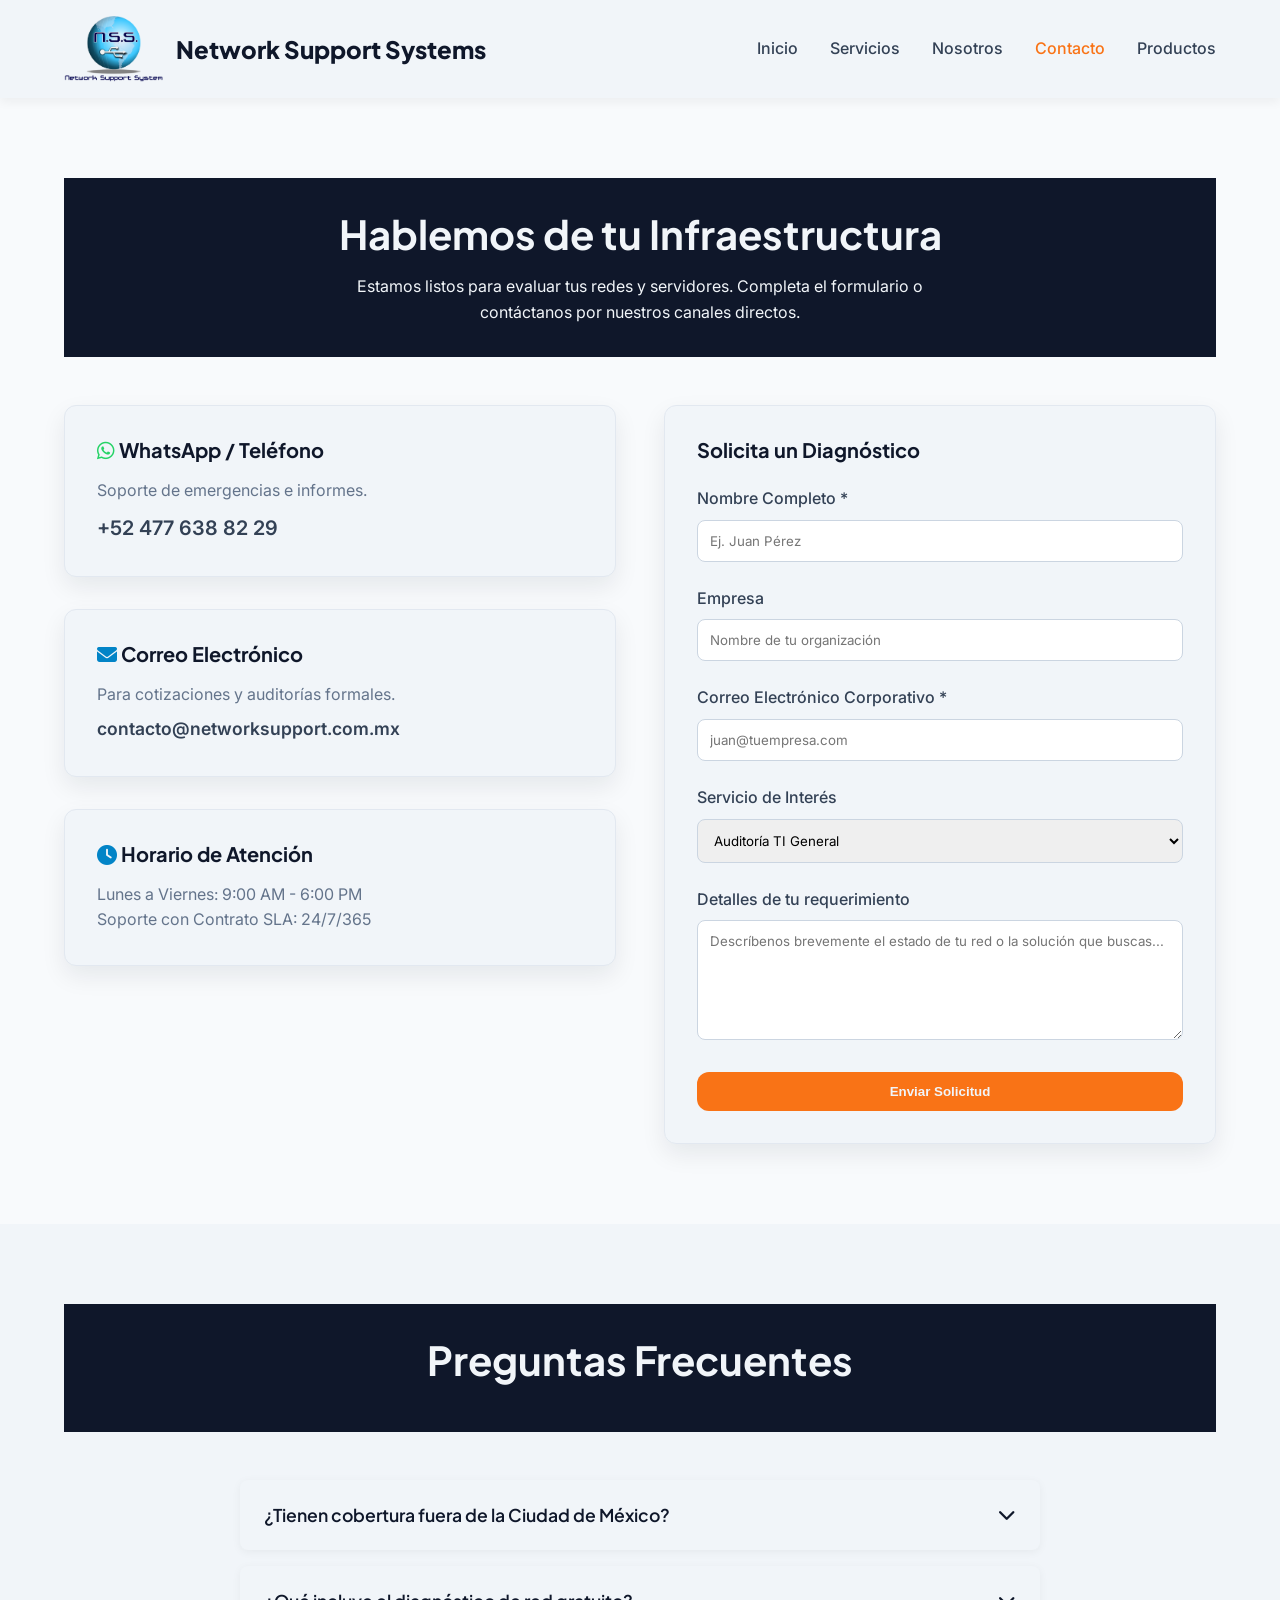
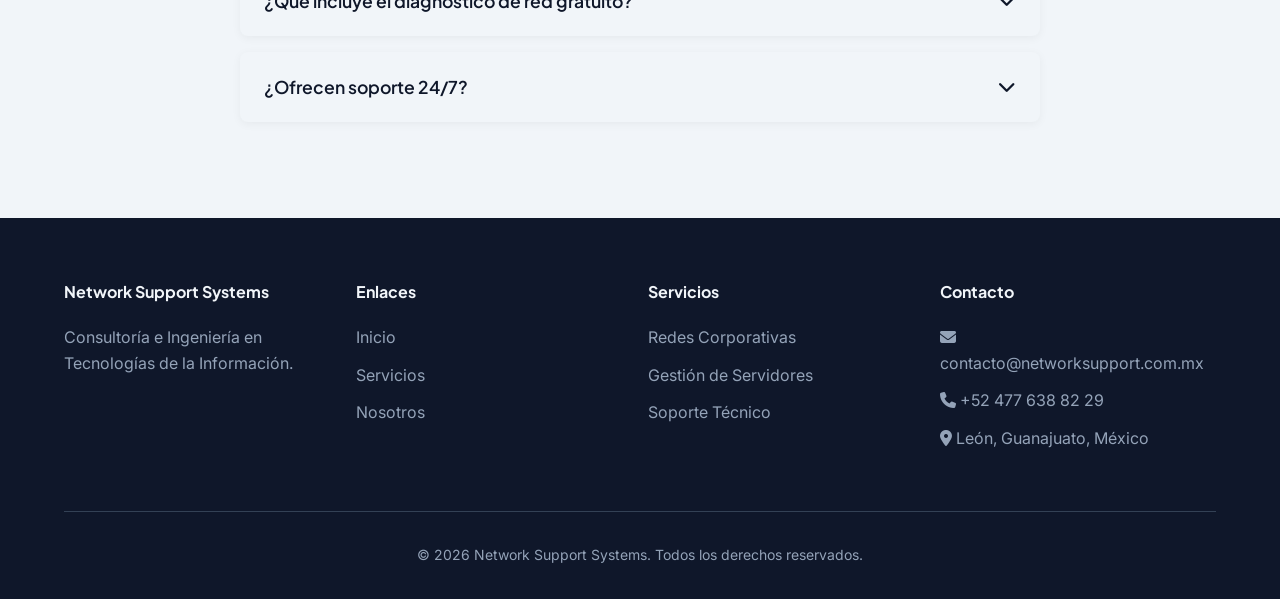
<file: contacto.html>
<!-- contacto.html -->
<!DOCTYPE html>
<html lang="es">
<head>
    <meta charset="UTF-8">
    <meta name="viewport" content="width=device-width, initial-scale=1.0">
    <title>Contacto | Network Support Systems</title>
    <link href="https://fonts.googleapis.com/css2?family=Inter:wght@400;500;600&family=Plus+Jakarta+Sans:wght@700;800&display=swap" rel="stylesheet">
    <link rel="stylesheet" href="https://cdnjs.cloudflare.com/ajax/libs/font-awesome/6.4.0/css/all.min.css">
    <link rel="stylesheet" href="styles.css">
</head>
<body>

    <!-- Header -->
    <header>
        <div class="container nav-container"><a href="index.html" class="logo" style="display: flex; align-items: center; gap: 0.75rem;">
                <img src="logo1.png" alt="Logo de Network Support Systems" style="width: 100px;">
                <span style="color:var(--primary-color)">Network Support Systems</span>
            </a>
            <div class="menu-toggle" id="menu-toggle"><i class="fas fa-bars"></i></div>
            <nav>
                <ul class="nav-links" id="nav-links">
                    <li><a href="index.html">Inicio</a></li>
                    <li><a href="servicios.html">Servicios</a></li>
                    <li><a href="nosotros.html">Nosotros</a></li>
                    <li><a href="contacto.html">Contacto</a></li>
                    <li><a href="productos.html">Productos</a></li>
                </ul>
            </nav>
        </div>
    </header>

    <!-- Contact Layout -->
    <section class="section container">
        <div class="section-title">
            <h2 style="color: var(--white);">Hablemos de tu Infraestructura</h2>
            <p>Estamos listos para evaluar tus redes y servidores. Completa el formulario o contáctanos por nuestros canales directos.</p>
        </div>
        
        <div class="grid-2">
            <!-- Info de Contacto -->
            <div>
                <div class="card" style="margin-bottom: 2rem;">
                    <h3><i class="fab fa-whatsapp" style="color:#25D366;"></i> WhatsApp / Teléfono</h3>
                    <p style="margin-top: 0.5rem; color: var(--text-muted);">Soporte de emergencias e informes.</p>
                    <p style="font-size: 1.25rem; font-weight: 600; margin-top: 0.5rem;">+52 477 638 82 29</p>
                </div>
                <div class="card" style="margin-bottom: 2rem;">
                    <h3><i class="fas fa-envelope" style="color:var(--secondary-color);"></i> Correo Electrónico</h3>
                    <p style="margin-top: 0.5rem; color: var(--text-muted);">Para cotizaciones y auditorías formales.</p>
                    <p style="font-size: 1.1rem; font-weight: 600; margin-top: 0.5rem;">contacto@networksupport.com.mx</p>
                </div>
                <div class="card">
                    <h3><i class="fas fa-clock" style="color:var(--secondary-color);"></i> Horario de Atención</h3>
                    <p style="margin-top: 0.5rem; color: var(--text-muted);">Lunes a Viernes: 9:00 AM - 6:00 PM<br>Soporte con Contrato SLA: 24/7/365</p>
                </div>
            </div>

            <!-- Formulario -->
            <div class="card">
                <h3 style="margin-bottom: 1.5rem;">Solicita un Diagnóstico</h3>
                <form id="contact-form" action="https://formspree.io/f/xkjojvny" method="POST">
                    <div class="form-group">
                        <label for="nombre">Nombre Completo *</label>
                        <input type="text" id="nombre" name="nombre" class="form-control" required placeholder="Ej. Juan Pérez">
                    </div>
                    <div class="form-group">
                        <label for="empresa">Empresa</label>
                        <input type="text" id="empresa" name="empresa" class="form-control" placeholder="Nombre de tu organización">
                    </div>
                    <div class="form-group">
                        <label for="correo">Correo Electrónico Corporativo *</label>
                        <input type="email" id="correo" name="_replyto" class="form-control" required placeholder="juan@tuempresa.com">
                    </div>
                    <div class="form-group">
                        <label for="servicio">Servicio de Interés</label>
                        <select id="servicio" name="servicio" class="form-control">
                            <option value="Auditoria TI General">Auditoría TI General</option>
                            <option value="Cableado y Redes">Cableado y Redes</option>
                            <option value="Servidores y Nube">Servidores y Nube</option>
                            <option value="Ciberseguridad (Firewalls)">Ciberseguridad (Firewalls)</option>
                            <option value="Mesa de Ayuda / Soporte">Mesa de Ayuda / Soporte</option>
                            <option value="Administración de Bases de Datos (DBA)">Administración de Bases de Datos (DBA)</option>
                            <option value="Análisis y Corrección de Performance (Tuning de Sistemas)">Análisis y Corrección de Performance (Tuning de Sistemas)</option>
                            <option value="Respaldo y Recuperación de Datos (Disaster Recovery)">Respaldo y Recuperación de Datos (Disaster Recovery)</option>
                            <option value="Analítica de Datos, IA y Business Intelligence">Analítica de Datos, IA y Business Intelligence</option>
                        </select>
                    </div>
                    <div class="form-group">
                        <label for="mensaje">Detalles de tu requerimiento</label>
                        <textarea id="mensaje" name="mensaje" class="form-control" placeholder="Descríbenos brevemente el estado de tu red o la solución que buscas..."></textarea>
                    </div>
                    <p id="contact-status" role="status" aria-live="polite"></p>
                    <button type="submit" class="btn btn-primary" style="width: 100%;">Enviar Solicitud</button>
                </form>
            </div>
        </div>
    </section>

    <!-- FAQ -->
    <section class="section" style="background-color: var(--white);">
        <div class="container">
            <div class="section-title">
                <h2 style="color:var(--white)">Preguntas Frecuentes</h2>
            </div>
            <div class="faq-container">
                <div class="faq-item">
                    <button class="faq-question">¿Tienen cobertura fuera de la Ciudad de México? <i class="fas fa-chevron-down"></i></button>
                    <div class="faq-answer">
                        <p>Sí, ofrecemos consultoría y monitoreo remoto a nivel nacional. Para instalaciones físicas y cableado estructurado, operamos principalmente en la zona centro del país, pero podemos evaluar proyectos foráneos según su volumen.</p>
                    </div>
                </div>
                <div class="faq-item">
                    <button class="faq-question">¿Qué incluye el diagnóstico de red gratuito? <i class="fas fa-chevron-down"></i></button>
                    <div class="faq-answer">
                        <p>Incluye una entrevista con uno de nuestros ingenieros, un escaneo preliminar de vulnerabilidades perimetrales (si se autoriza) y la entrega de un reporte de hallazgos básicos junto con nuestras recomendaciones de arquitectura.</p>
                    </div>
                </div>
                <div class="faq-item">
                    <button class="faq-question">¿Ofrecen soporte 24/7? <i class="fas fa-chevron-down"></i></button>
                    <div class="faq-answer">
                        <p>Sí, nuestros contratos de Mantenimiento y Soporte (SLA) incluyen opciones de cobertura 24/7/365 para infraestructura crítica y servidores que no pueden tener tiempos de inactividad.</p>
                    </div>
                </div>
            </div>
        </div>
    </section>

    <!-- Footer -->
    <footer>
        <div class="container">
            <div class="footer-grid">
                <div class="footer-col">
                    <h4>Network Support Systems</h4>
                    <p>Consultoría e Ingeniería en Tecnologías de la Información.</p>
                </div>
                <div class="footer-col">
                    <h4>Enlaces</h4>
                    <ul>
                        <li><a href="index.html">Inicio</a></li>
                        <li><a href="servicios.html">Servicios</a></li>
                        <li><a href="nosotros.html">Nosotros</a></li>
                    </ul>
                </div>
                <div class="footer-col">
                    <h4>Servicios</h4>
                    <ul>
                        <li><a href="servicios.html#redes">Redes Corporativas</a></li>
                        <li><a href="servicios.html#servidores">Gestión de Servidores</a></li>
                        <li><a href="servicios.html#helpdesk">Soporte Técnico</a></li>
                    </ul>
                </div>
                <div class="footer-col">
                    <h4>Contacto</h4>
                    <ul>
                        <li><i class="fas fa-envelope"></i> contacto@networksupport.com.mx</li>
                        <li><i class="fas fa-phone"></i> +52 477 638 82 29</li>
                        <li><i class="fas fa-map-marker-alt"></i> León, Guanajuato, México</li>
                    </ul>
                </div>
            </div>
            <div class="footer-bottom">
                <p>&copy; 2026 Network Support Systems. Todos los derechos reservados.</p>
            </div>
        </div>
    </footer>

    <script src="script.js"></script>
</body>
</html>
</file>
<file: styles.css>
/* styles.css */
:root {
  /* Paleta de Colores */
  --primary-color: #0F172A;    /* Tech Navy */
  --secondary-color: #0284C7;  /* Primary Tech Blue */
  --accent-color: #F97316;     /* Accent CTA Orange */
  --accent-hover: #EA580C;
  --bg-light: #F8FAFC;         /* Gris Neutro Claro */
  --text-main: #334155;
  --text-muted: #64748B;
  --white: #F1F5F9;
  
  /* Tipografía */
  --font-heading: 'Plus Jakarta Sans', sans-serif;
  --font-body: 'Inter', sans-serif;
  
  /* UI / UX */
  --border-radius: 12px;
  --box-shadow: 0 10px 25px rgba(15, 23, 42, 0.08);
  --transition: all 0.3s ease;
}

/* Reset Global */
* {
  margin: 0;
  padding: 0;
  box-sizing: border-box;
}

html {
  scroll-behavior: smooth;
}

body {
  font-family: var(--font-body);
  color: var(--text-main);
  background-color: var(--bg-light);
  line-height: 1.6;
}

h1, h2, h3, h4 {
  font-family: var(--font-heading);
  color: var(--primary-color);
  font-weight: 700;
  line-height: 1.2;
}

a {
  text-decoration: none;
  color: inherit;
  transition: var(--transition);
}

ul {
  list-style: none;
}

img {
  max-width: 100%;
  height: auto;
  display: block;
}

/* Contenedor Principal */
.container {
  width: 90%;
  max-width: 1200px;
  margin: 0 auto;
}

/* --- HEADER & NAVEGACIÓN --- */
header {
  background-color: var(--white);
  box-shadow: 0 4px 10px rgba(0,0,0,0.05);
  position: sticky;
  top: 0;
  z-index: 1000;
}

.nav-container {
  display: flex;
  justify-content: space-between;
  align-items: center;
  padding: 1rem 0;
}

.logo {
  font-family: var(--font-heading);
  font-size: 1.5rem;
  font-weight: 800;
  color: var(--primary-color);
}

.logo span {
  color: var(--secondary-color);
}

.nav-links {
  display: flex;
  gap: 2rem;
  align-items: center;
}

.nav-links a {
  font-weight: 500;
  color: var(--text-main);
}

.nav-links a:hover, .nav-links a.active {
  color: var(--accent-color);
}

/* Botones */
.btn {
  padding: 0.75rem 1.5rem;
  border-radius: var(--border-radius);
  font-weight: 600;
  cursor: pointer;
  display: inline-block;
  text-align: center;
  border: none;
  transition: transform 0.25s ease, box-shadow 0.25s ease, background-color 0.3s ease;
}

.btn-primary {
  background-color: var(--accent-color);
  color: var(--white);
}

.btn-primary:hover {
  background-color: var(--accent-hover);
  transform: translateY(-3px);
  box-shadow: 0 8px 18px rgba(249, 115, 22, 0.28);
  color: var(--white);
}

.btn-secondary {
  background-color: var(--secondary-color);
  color: var(--white);
}

.btn-secondary:hover {
  background-color: #0369A1;
  transform: translateY(-2px);
}

.btn-outline {
  border: 2px solid var(--white);
  color: var(--white);
  background: transparent;
}

.btn-outline:hover {
  background-color: var(--white);
  color: var(--primary-color);
}

/* Menú Hamburguesa */
.menu-toggle {
  display: none;
  font-size: 1.5rem;
  cursor: pointer;
  color: var(--primary-color);
}

/* --- SECCIONES GLOBALES --- */
.section {
  padding: 5rem 0;
}

.section-title {
  text-align: center;
  margin-bottom: 3rem;
  animation: fade-up 0.7s ease both;
  background-color: var(--primary-color);
  padding: 2rem;
  width: auto;
  color: white;
}

.section-title h2 {
  font-size: 2.5rem;
  margin-bottom: 1rem;
}

.section-title p {
  color: var(--white);
  max-width: 600px;
  margin: 0 auto;
}

/* --- HERO SECTION --- */
.hero {
  background: linear-gradient(135deg, var(--primary-color) 0%, #1E293B 100%);
  color: var(--white);
  padding: 6rem 0;
}

.hero > .container > h1 {
  color: var(--white);
  text-shadow: 0 2px 12px rgba(0, 0, 0, 0.3);
  margin-bottom: 1rem;
  animation: fade-up 0.7s ease both;
}

.hero > .container > p {
  animation: fade-up 0.7s ease 0.12s both;
}

.hero-content {
  display: grid;
  grid-template-columns: 1fr 1fr;
  gap: 3rem;
  align-items: center;
}

.hero-text {
  animation: fade-up 0.8s ease both;
}

.hero-image {
  animation: fade-up 0.8s ease 0.18s both;
}

.hero-text h1 {
  font-size: 3rem;
  color: var(--white);
  margin-bottom: 1.5rem;
}

.hero-text p {
  font-size: 1.125rem;
  color: #CBD5E1;
  margin-bottom: 2rem;
}

.hero-buttons {
  display: flex;
  gap: 1rem;
}

.hero-image img {
  border-radius: var(--border-radius);
  box-shadow: 0 20px 40px rgba(0,0,0,0.3);
}

/* --- CARDS & GRID --- */
.grid-3 {
  display: grid;
  grid-template-columns: repeat(auto-fit, minmax(300px, 1fr));
  gap: 2rem;
}

.grid-2 {
  display: grid;
  grid-template-columns: repeat(auto-fit, minmax(400px, 1fr));
  gap: 3rem;
}

.card {
  background: var(--white);
  padding: 2rem;
  border-radius: var(--border-radius);
  box-shadow: var(--box-shadow);
  transition: var(--transition);
  border: 1px solid #E2E8F0;
}

.grid-3 > .card,
.grid-2 > .card {
  animation: fade-up 0.65s ease both;
}

.grid-3 > .card:nth-child(2),
.grid-2 > .card:nth-child(2) {
  animation-delay: 0.1s;
}

.grid-3 > .card:nth-child(3),
.grid-2 > .card:nth-child(3) {
  animation-delay: 0.2s;
}

.grid-2 > .card:nth-child(4) {
  animation-delay: 0.3s;
}

.grid-2 > .card:nth-child(5) {
  animation-delay: 0.4s;
}

.card:hover {
  transform: translateY(-5px);
  border-color: var(--secondary-color);
}

@keyframes fade-up {
  from {
    opacity: 0;
    transform: translateY(18px);
  }
  to {
    opacity: 1;
    transform: translateY(0);
  }
}

.card-icon {
  font-size: 2.5rem;
  color: var(--secondary-color);
  margin-bottom: 1.5rem;
}

.card h3 {
  margin-bottom: 1rem;
  font-size: 1.25rem;
}

/* --- CATÁLOGO DE PRODUCTOS --- */
.product-grid {
  display: grid;
  grid-template-columns: repeat(auto-fit, minmax(240px, 1fr));
  gap: 2rem;
}

.product-card {
  padding: 0;
  overflow: hidden;
}

.product-card img {
  width: 100%;
  height: 210px;
  object-fit: cover;
}

.product-image-credit {
  padding: 0.5rem 1.5rem 0;
  color: var(--text-muted);
  font-size: 0.75rem;
}

.product-image-credit a:hover {
  color: var(--secondary-color);
}

.product-card h3 {
  margin: 0;
  padding: 1.25rem 1.5rem;
}

/* --- ESTADÍSTICAS --- */
.stats {
  background-color: var(--secondary-color);
  color: var(--white);
  padding: 4rem 0;
  text-align: center;
}

.stat-item h3 {
  font-size: 3rem;
  color: var(--white);
  margin-bottom: 0.5rem;
}

/* --- FAQ ACORDEÓN --- */
.faq-container {
  max-width: 800px;
  margin: 0 auto;
}

.faq-item {
  background: var(--white);
  margin-bottom: 1rem;
  border-radius: 8px;
  box-shadow: 0 2px 10px rgba(0,0,0,0.05);
  overflow: hidden;
}

.faq-question {
  width: 100%;
  text-align: left;
  padding: 1.5rem;
  background: none;
  border: none;
  font-family: var(--font-heading);
  font-weight: 600;
  font-size: 1.1rem;
  color: var(--primary-color);
  cursor: pointer;
  display: flex;
  justify-content: space-between;
  align-items: center;
}

.faq-answer {
  max-height: 0;
  overflow: hidden;
  transition: max-height 0.3s ease;
  padding: 0 1.5rem;
  color: var(--text-muted);
}

.faq-item.active .faq-answer {
  max-height: 200px; /* Ajustar según contenido */
  padding-bottom: 1.5rem;
}

.faq-item.active .faq-question {
  color: var(--secondary-color);
}

/* --- FORMULARIOS --- */
.form-group {
  margin-bottom: 1.5rem;
}

.form-group label {
  display: block;
  margin-bottom: 0.5rem;
  font-weight: 500;
}

.form-control {
  width: 100%;
  padding: 0.75rem;
  border: 1px solid #CBD5E1;
  border-radius: 8px;
  font-family: var(--font-body);
  transition: var(--transition);
}

.form-control:focus {
  outline: none;
  border-color: var(--secondary-color);
  box-shadow: 0 0 0 3px rgba(2, 132, 199, 0.1);
}

textarea.form-control {
  resize: vertical;
  min-height: 120px;
}

/* --- FOOTER --- */
footer {
  background-color: var(--primary-color);
  color: #94A3B8;
  padding: 4rem 0 2rem;
}

.footer-grid {
  display: grid;
  grid-template-columns: repeat(auto-fit, minmax(200px, 1fr));
  gap: 1rem;
  margin-bottom: 3rem;
}

.footer-col h4 {
  color: var(--white);
  margin-bottom: 1.5rem;
}

.footer-col ul li {
  margin-bottom: 0.75rem;
}

.footer-col ul li a:hover {
  color: var(--secondary-color);
}

.footer-bottom {
  text-align: center;
  padding-top: 2rem;
  border-top: 1px solid #334155;
  font-size: 0.875rem;
}

/* --- MEDIA QUERIES (Mobile First approach implicit above, refining for small screens) --- */
@media (max-width: 992px) {
  .hero-content {
    grid-template-columns: 1fr;
    text-align: center;
  }
  .hero-buttons {
    justify-content: center;
  }
}

@media (max-width: 768px) {
  .menu-toggle {
    display: block;
  }
  .nav-links {
    position: absolute;
    top: 100%;
    left: -100%;
    width: 100%;
    background: var(--white);
    flex-direction: column;
    padding: 2rem 0;
    box-shadow: 0 10px 15px rgba(0,0,0,0.1);
    transition: var(--transition);
  }
  .nav-links.active {
    left: 0;
  }
  .section {
    padding: 3rem 0;
  }
  .hero-text h1 {
    font-size: 2.2rem;
  }
}

@media (prefers-reduced-motion: reduce) {
  *,
  *::before,
  *::after {
    animation-duration: 0.01ms !important;
    animation-iteration-count: 1 !important;
    scroll-behavior: auto !important;
    transition-duration: 0.01ms !important;
  }
}
</file>
